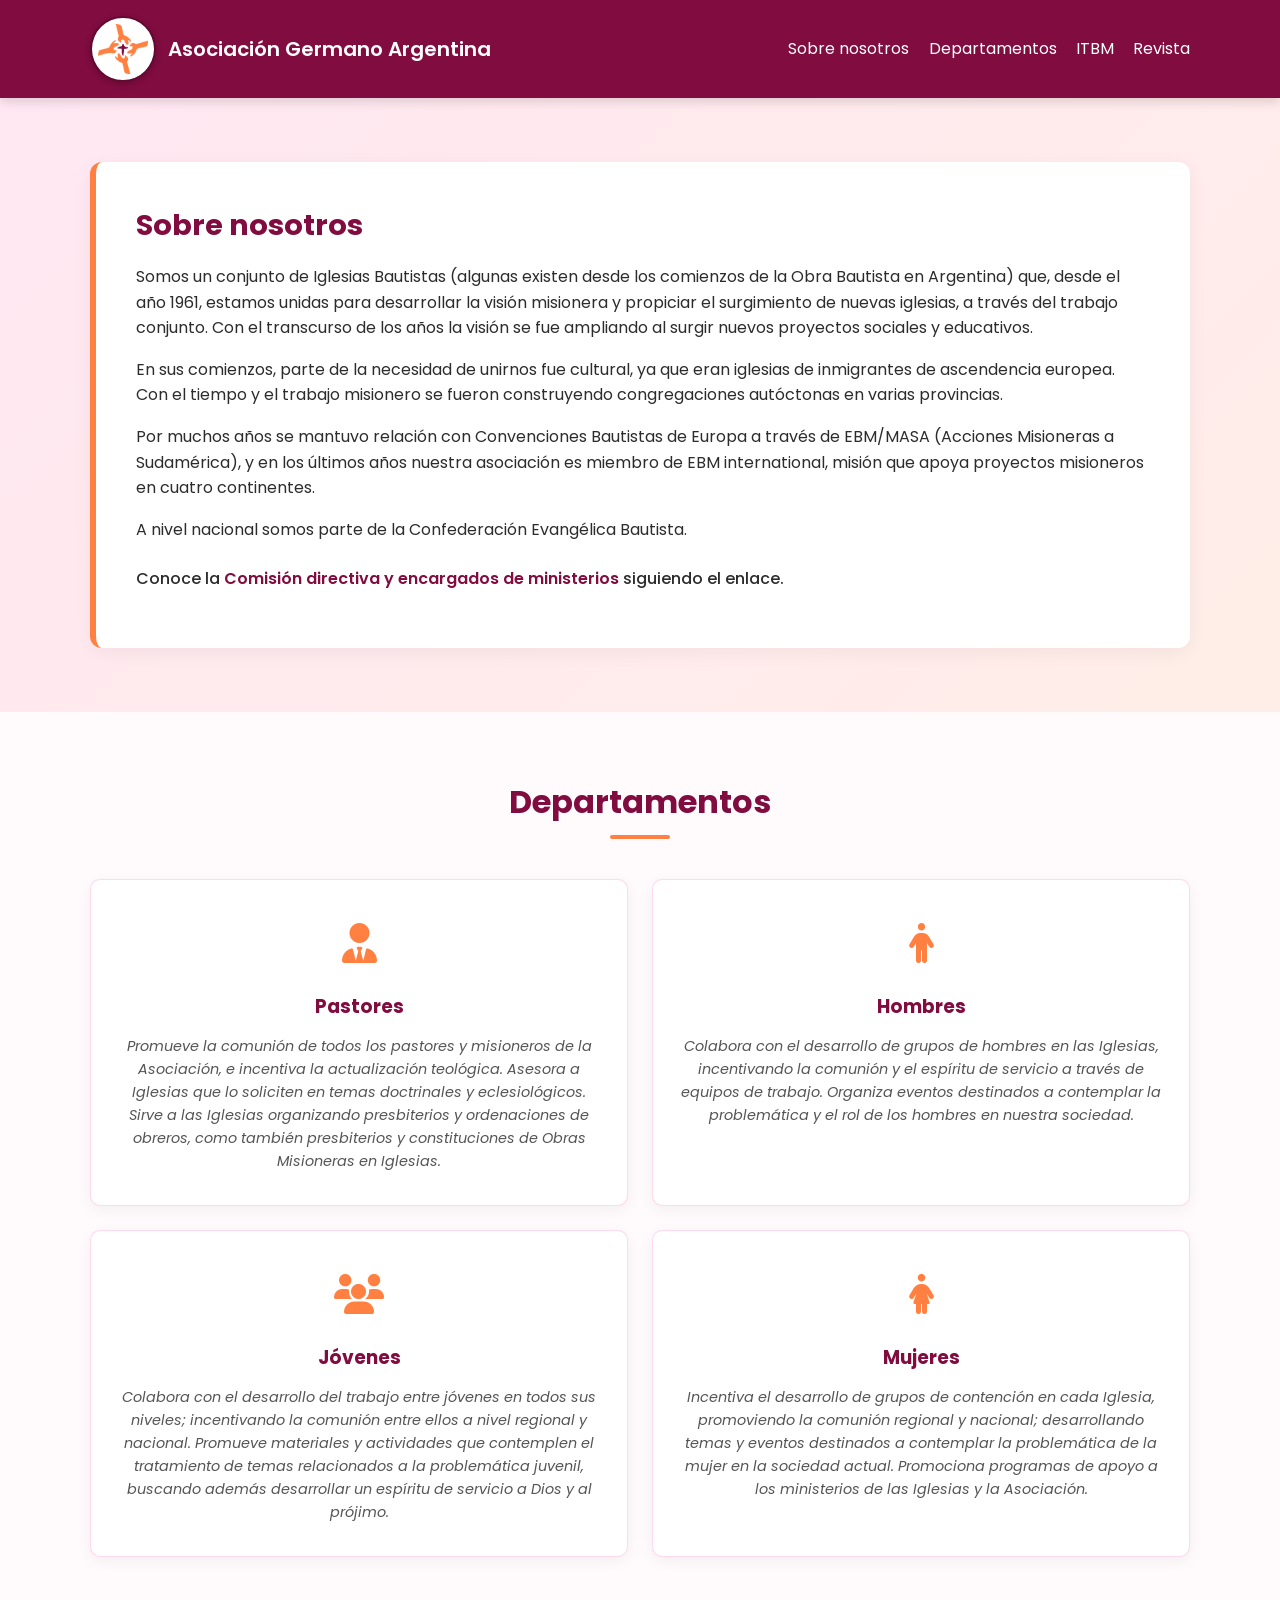
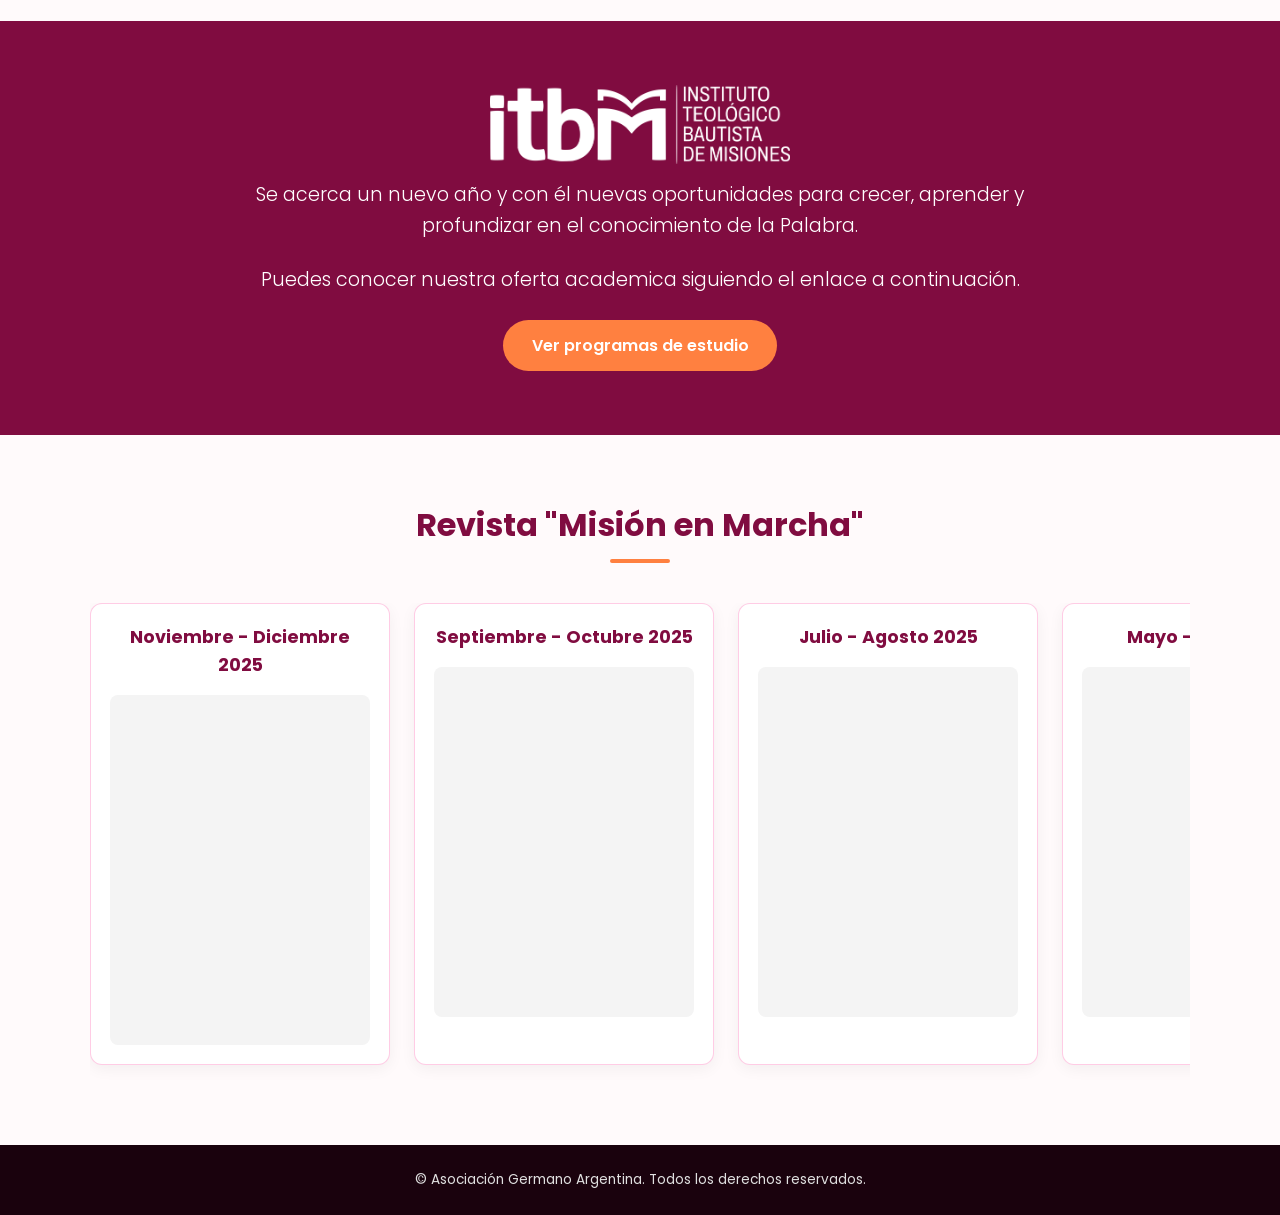
<file: index.html>
<!DOCTYPE html>
<html lang="es">
<head>
    <meta charset="UTF-8">
    <meta name="viewport" content="width=device-width, initial-scale=1.0">
    <title>Asociación Germano Argentina</title>
    <link rel="stylesheet" href="styles.css">
    <!-- Fuente moderna e íconos de Font Awesome para apoyo visual -->
    <link rel="stylesheet" href="https://cdnjs.cloudflare.com/ajax/libs/font-awesome/6.4.0/css/all.min.css">
    <link href="https://fonts.googleapis.com/css2?family=Poppins:wght@300;400;600;700&display=swap" rel="stylesheet">
</head>
<body>

    <!-- Encabezado y Navegación -->
    <header class="header">
        <div class="container header-content">
            <div class="logo-container">
            <a href="index.html" class="logo-home-link" style="display: flex; align-items: center; gap: 0.8rem; text-decoration: none; color: inherit;">
    <div style="border-color: rgb(99, 9, 49);" class="logo-wrapper">
        <img src="img/logo.png" alt="Logo Asociación Germano Argentina" class="logo-img" onerror="this.src='https://via.placeholder.com/60?text=Logo'">
    </div>
    <h1 class="site-title">Asociación Germano Argentina</h1>
            </div>
            <nav class="nav">
                <a href="#sobre-nosotros" class="nav-link">Sobre nosotros</a>
                <a href="#departamentos" class="nav-link">Departamentos</a>
                <a href="#itbm" class="nav-link">ITBM</a>
                <a href="#revista" class="nav-link">Revista</a>
            </nav>
        </div>
    </header>
        
        <!-- Sección Sobre nosotros -->
    <section id="sobre-nosotros" class="section hero-section">
        <div class="container">
            <div class="hero-card">
                <h2>Sobre nosotros</h2>
                <p>Somos un conjunto de Iglesias Bautistas (algunas existen desde los comienzos de la Obra
                Bautista en Argentina) que, desde el año 1961, estamos unidas para desarrollar la visión
                misionera y propiciar el surgimiento de nuevas iglesias, a través del trabajo conjunto. 
                Con el transcurso de los años la visión se fue ampliando al surgir nuevos proyectos sociales y educativos.</p>
                <p>En sus comienzos, parte de la necesidad de unirnos fue cultural, ya que eran iglesias de
                inmigrantes de ascendencia europea. Con el tiempo y el trabajo misionero se fueron
                construyendo congregaciones autóctonas en varias provincias.</p>
                <p>Por muchos años se mantuvo relación con Convenciones Bautistas de Europa a través de
                EBM/MASA (Acciones Misioneras a Sudamérica), y en los últimos años nuestra
                asociación es miembro de EBM international, misión que apoya proyectos misioneros en
                cuatro continentes.</p>
<p>A nivel nacional somos parte de la Confederación Evangélica Bautista.</p>
                <p class="comision-link-text">
                    Conoce la <a href="comisión.html" class="highlight-link">Comisión directiva y encargados de ministerios</a> siguiendo el enlace.
                </p>
            </div>
        </div>
    </section>

        <!-- Sección Departamentos -->
        
    <section id="departamentos" class="section">
        <div class="container">
            <h2 class="section-title">Departamentos</h2>
            <div class="dept-grid">
                
                <!-- Tarjeta Pastores -->
                <div class="dept-card">
                    <div class="dept-icon"><i class="fa-solid fa-user-tie"></i></div>
                    <h3><a href="----" class="dept-link">Pastores</a></h3>
                    <p class="placeholder-text">Promueve la comunión de todos los pastores y
                    misioneros de la Asociación, e incentiva la actualización teológica. Asesora a
                    Iglesias que lo soliciten en temas doctrinales y eclesiológicos. Sirve a las Iglesias
                    organizando presbiterios y ordenaciones de obreros, como también presbiterios y
                    constituciones de Obras Misioneras en Iglesias.</p>
                </div>

                <!-- Tarjeta Hombres -->
                <div class="dept-card">
                    <div class="dept-icon"><i class="fa-solid fa-person"></i></div>
                    <h3><a href="----" class="dept-link">Hombres</a></h3>
                    <p class="placeholder-text">Colabora con el desarrollo de grupos de hombres en
                    las Iglesias, incentivando la comunión y el espíritu de servicio a través de equipos
                    de trabajo. Organiza eventos destinados a contemplar la problemática y el rol de
                    los hombres en nuestra sociedad.</p>
                </div>

                <!-- Tarjeta Jóvenes https://linktr.ee/juvagaoficial -->
                <div class="dept-card">
                <div class="dept-icon"><i class="fa-solid fa-users"></i></div>
                <h3><a href="https://linktr.ee/juvagaoficial" class="dept-link">Jóvenes</a></h3>
                <p class="placeholder-text">Colabora con el desarrollo del trabajo entre jóvenes en
                    todos sus niveles; incentivando la comunión entre ellos a nivel regional y nacional.
                    Promueve materiales y actividades que contemplen el tratamiento de temas
                    relacionados a la problemática juvenil, buscando además desarrollar un espíritu
                    de servicio a Dios y al prójimo.</p>
            </div>

                <!-- Tarjeta Mujeres -->
                <div class="dept-card">
                    <div class="dept-icon"><i class="fa-solid fa-person-dress"></i></div>
                    <h3><a href="----" class="dept-link">Mujeres</a></h3>
                    <p class="placeholder-text">Incentiva el desarrollo de grupos de contención en
                    cada Iglesia, promoviendo la comunión regional y nacional; desarrollando temas
                    y eventos destinados a contemplar la problemática de la mujer en la sociedad
                    actual. Promociona programas de apoyo a los ministerios de las Iglesias y la Asociación.</p>
                </div>

            </div>
        </div>
    </section>


    <!-- Sección ITBM -->
   <section id="itbm" class="section itbm-section">
    <div class="container">
        <div class="info-box">
            <div class="itbm-logo-wrap">
                <img src="img/logo_itbm.png" alt="Logo ITBM - Instituto Teológico Bautista de Misiones" class="itbm-section-logo">
            </div>            
            <p class="subtitle">Se acerca un nuevo año y con él nuevas oportunidades para crecer, aprender y profundizar en el conocimiento de la Palabra.</p>
            <p class="subtitle">Puedes conocer nuestra oferta academica siguiendo el enlace a continuación.</p>
            <a href="itbm.html" class="btn btn-primary">Ver programas de estudio</a>
        </div>
    </div>
</section>

    <!-- Sección Revista -->
   
<section id="revista" class="section magazine-section">
    <div class="container">
        <h2 class="section-title">Revista "Misión en Marcha"</h2>
            <div class="magazine-row">
            
             <!-- Revista 5 -->
            <div class="magazine-card">
                <h3>Noviembre - Diciembre 2025</h3>
                <div class="iframe-container">
                    <iframe src="https://heyzine.com/flip-book/24aba7f16a.html" width="100%" height="100%" frameborder="0" allowfullscreen></iframe>
                </div>
            </div>
                
            <!-- Revista 4 -->
            <div class="magazine-card">
                <h3>Septiembre - Octubre 2025</h3>
                <div class="iframe-container">
                    <iframe src="https://heyzine.com/flip-book/f95cce5791.html" width="100%" height="100%" frameborder="0" allowfullscreen></iframe>
                </div>
            </div>
                
            <!-- Revista 3 -->
            <div class="magazine-card">
                <h3>Julio - Agosto 2025</h3>
                <div class="iframe-container">
                    <iframe src="https://heyzine.com/flip-book/43a5307ec3.html" width="100%" height="100%" frameborder="0" allowfullscreen></iframe>
                </div>
            </div>
                
            <!-- Revista 2 -->
            <div class="magazine-card">
                <h3>Mayo - Junio 2025</h3>
                <div class="iframe-container">
                    <iframe src="https://heyzine.com/flip-book/348d8cc72f.html" width="100%" height="100%" frameborder="0" allowfullscreen></iframe>
                </div>
            </div>
                
            <!-- Revista 1 -->
            <div class="magazine-card">
                <h3>Marzo - Abril 2025</h3>
                <div class="iframe-container">
                    <iframe src="https://heyzine.com/flip-book/0a701a1f33.html" width="100%" height="100%" frameborder="0" allowfullscreen></iframe>
                </div>
            </div>

        </div>
    </div>
</section>
    <!-- Pie de página -->
    <footer class="footer">
        <div class="container text-center">
            <p>&copy; Asociación Germano Argentina. Todos los derechos reservados.</p>
        </div>
    </footer>

</body>
</html>
</file>
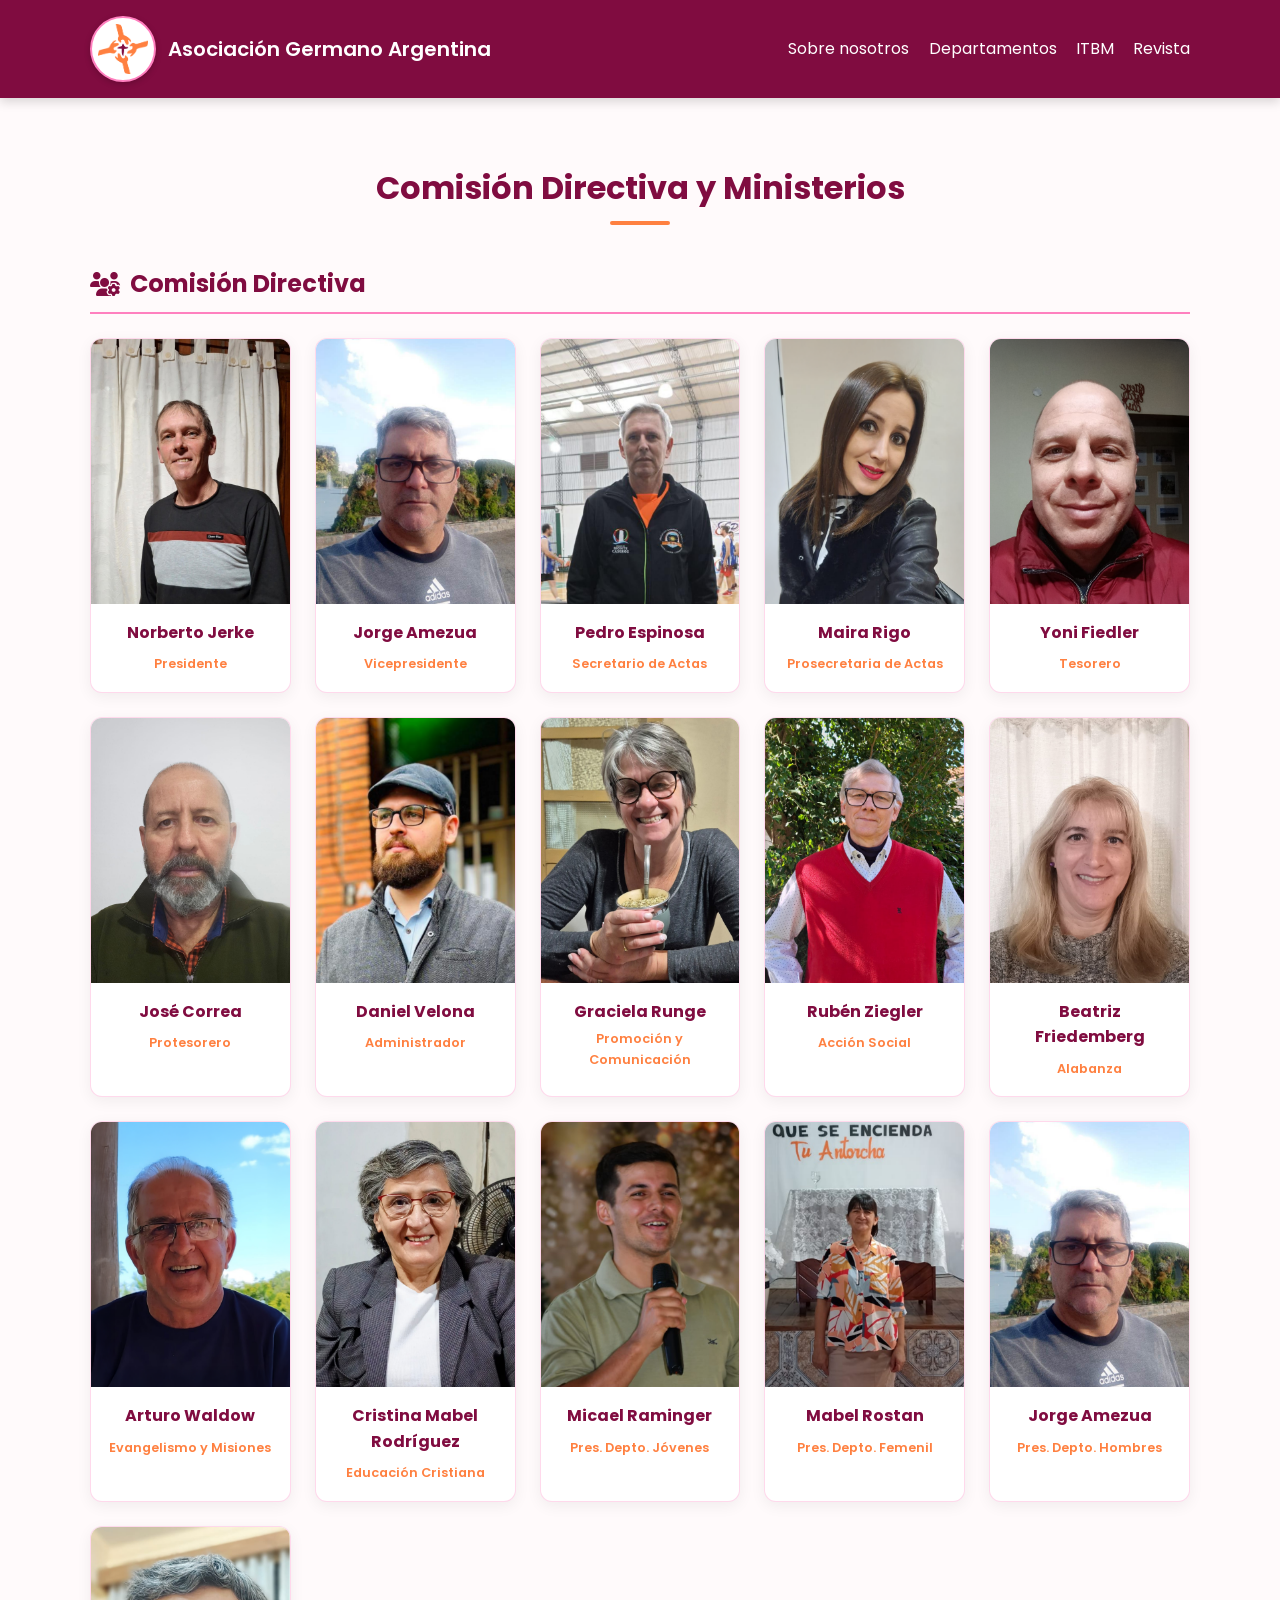
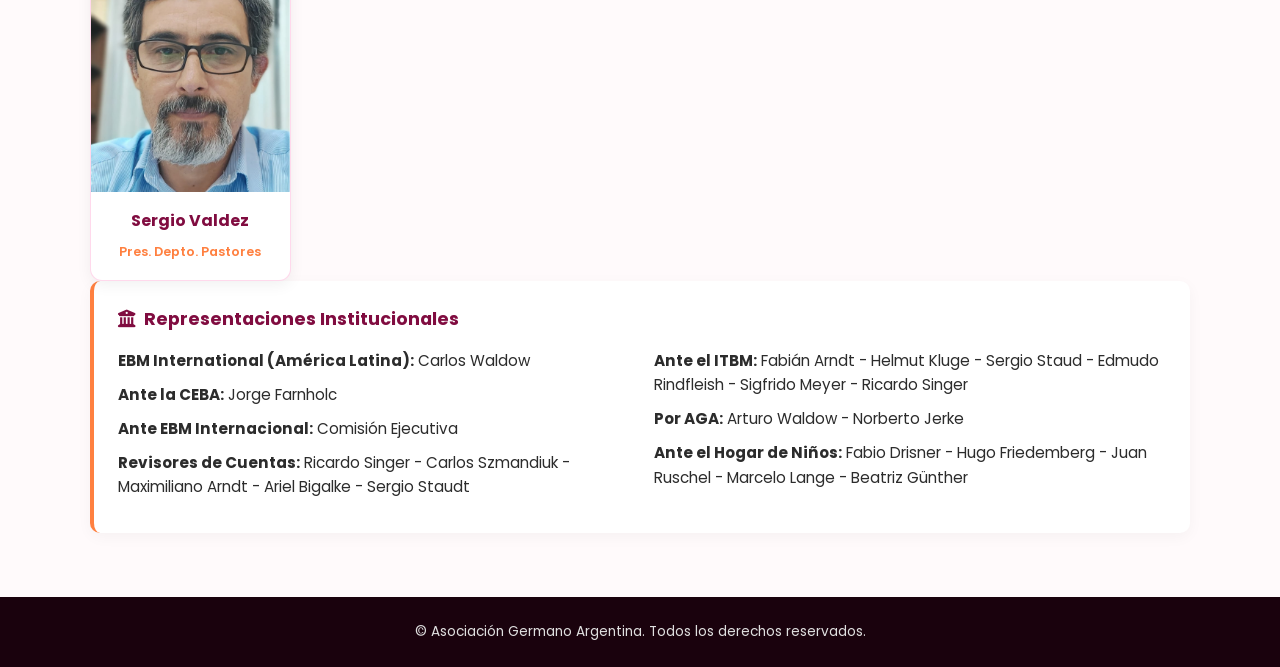
<file: comisión.html>
<!DOCTYPE html>
<html lang="es">
<head>
    <meta charset="UTF-8">
    <meta name="viewport" content="width=device-width, initial-scale=1.0">
    <title>Comisión de la Asociación - Asociación Germano Argentina</title>
    <link rel="stylesheet" href="styles.css">   
    <link rel="stylesheet" href="https://cdnjs.cloudflare.com/ajax/libs/font-awesome/6.4.0/css/all.min.css">
    <link href="https://fonts.googleapis.com/css2?family=Poppins:wght@300;400;600;700&display=swap" rel="stylesheet">
</head>
<body>

    <!-- Encabezado y Navegación (Mismo Header) -->
    <header class="header">
        <div class="container header-content">
            <div class="logo-container">
                <a href="index.html" class="logo-home-link" style="display: flex; align-items: center; gap: 0.8rem; text-decoration: none; color: inherit;">
                <div class="logo-wrapper">
                    <img src="img/logo.png" alt="Logo Asociación Germano Argentina" class="logo-img" onerror="this.src='https://via.placeholder.com/60?text=Logo'">
                </div>
                <h1 class="site-title">Asociación Germano Argentina</h1>
            </div>
            <nav class="nav">
                <a href="index.html#sobre-nosotros" class="nav-link">Sobre nosotros</a>
                <a href="index.html#departamentos" class="nav-link">Departamentos</a>
                <a href="index.html#itbm" class="nav-link">ITBM</a>
                <a href="index.html#revista" class="nav-link">Revista</a>                
            </nav>
        </div>
    </header>

    <!-- Cuerpo Principal: Comisión -->
    <main class="section">
        <div class="container">
            <h2 class="section-title">Comisión Directiva y Ministerios</h2>

            <!-- 1. SECCIÓN CON FOTOS: COMISIÓN DIRECTIVA -->
            <div class="comision-section">
                <h3 class="subsection-title"><i class="fa-solid fa-users-gear"></i> Comisión Directiva</h3>
                
                <div class="directiva-grid">
                    
                    <!-- Presidente -->
                    <div class="directiva-card">
                        <div class="member-img-container">
                            <img src="img/comision/01_Presidente_Norberto_Jerke.png" alt="Norberto Jerke" onerror="this.src='https://via.placeholder.com/200?text=Norberto+Jerke'">
                        </div>
                        <div class="member-info">
                            <h4>Norberto Jerke</h4>
                            <span class="role-badge">Presidente</span>
                        </div>
                    </div>

                    <!-- Vicepresidente -->
                    <div class="directiva-card">
                        <div class="member-img-container">
                            <img src="img/comision/02_Vicepresidente_Jorge_Amezua.png" alt="Jorge Amezua" onerror="this.src='https://via.placeholder.com/200?text=Jorge+Amezua'">
                        </div>
                        <div class="member-info">
                            <h4>Jorge Amezua</h4>
                            <span class="role-badge">Vicepresidente</span>
                        </div>
                    </div>

                    <!-- Secretario de Actas -->
                    <div class="directiva-card">
                        <div class="member-img-container">
                            <img src="img/comision/03_Secretario_de_actas_Pedro_Espinosa.png" alt="Pedro Espinosa" onerror="this.src='https://via.placeholder.com/200?text=Pedro+Espinosa'">
                        </div>
                        <div class="member-info">
                            <h4>Pedro Espinosa</h4>
                            <span class="role-badge">Secretario de Actas</span>
                        </div>
                    </div>

                    <!-- Prosecretaria de Actas -->
                    <div class="directiva-card">
                        <div class="member-img-container">
                            <img src="img/comision/03_Pro_secretaria_de_actas_Maira_Rigo.png" alt="Maira Rigo" onerror="this.src='https://via.placeholder.com/200?text=Maira+Rigo'">
                        </div>
                        <div class="member-info">
                            <h4>Maira Rigo</h4>
                            <span class="role-badge">Prosecretaria de Actas</span>
                        </div>
                    </div>

                    <!-- Tesorero -->
                    <div class="directiva-card">
                        <div class="member-img-container">
                            <img src="img/comision/04_Tesorero_Yoni_Fiedler.png" alt="Yoni Fiedler" onerror="this.src='https://via.placeholder.com/200?text=Yoni+Fiedler'">
                        </div>
                        <div class="member-info">
                            <h4>Yoni Fiedler</h4>
                            <span class="role-badge">Tesorero</span>
                        </div>
                    </div>

                    <!-- Protesorero -->
                    <div class="directiva-card">
                        <div class="member-img-container">
                            <img src="img/comision/04_pro_tesorero_Jose_Correa.png" alt="José Correa" onerror="this.src='https://via.placeholder.com/200?text=José+Correa'">
                        </div>
                        <div class="member-info">
                            <h4>José Correa</h4>
                            <span class="role-badge">Protesorero</span>
                        </div>
                    </div>

                    <!-- Administrador -->
                    <div class="directiva-card">
                        <div class="member-img-container">
                            <img src="img/comision/05_Administrador_Daniel_Velona.png" alt="Daniel Veloná" onerror="this.src='https://via.placeholder.com/200?text=Daniel+Veloná'">
                        </div>
                        <div class="member-info">
                            <h4>Daniel Velona</h4>
                            <span class="role-badge">Administrador</span>
                        </div>
                    </div>

                    <!-- Promoción y Comunicación -->
                    <div class="directiva-card">
                        <div class="member-img-container">
                            <img src="img/comision/06_Coordinadora_de_Promocion_y_Comunicacion_Graciela_Runge.png" alt="Graciela Runge" onerror="this.src='https://via.placeholder.com/200?text=Graciela+Runge'">
                        </div>
                        <div class="member-info">
                            <h4>Graciela Runge</h4>
                            <span class="role-badge">Promoción y Comunicación</span>
                        </div>
                    </div>

                    <!-- Acción Social -->
                    <div class="directiva-card">
                        <div class="member-img-container">
                            <img src="img/comision/07_Coordinador_del_Ministerio_de_Accion_Social_Ruben_Ziegler.png" alt="Rubén Ziegler" onerror="this.src='https://via.placeholder.com/200?text=Rubén+Ziegler'">
                        </div>
                        <div class="member-info">
                            <h4>Rubén Ziegler</h4>
                            <span class="role-badge">Acción Social</span>
                        </div>
                    </div>

                    <!-- Alabanza -->
                    <div class="directiva-card">
                        <div class="member-img-container">
                            <img src="img/comision/08_Coordinadora_del_ministerio_de_Alabanza_Beatriz_Friedemberg.png" alt="Beatriz Friedemberg" onerror="this.src='https://via.placeholder.com/200?text=Beatriz+Friedemberg'">
                        </div>
                        <div class="member-info">
                            <h4>Beatriz Friedemberg</h4>
                            <span class="role-badge">Alabanza</span>
                        </div>
                    </div>

                    <!-- Evangelismo y Misiones -->
                    <div class="directiva-card">
                        <div class="member-img-container">
                            <img src="img/comision/09_Coordinador_de_Evangelismo_y_Misiones_Arturo_Waldow.png" alt="Arturo Waldow" onerror="this.src='https://via.placeholder.com/200?text=Arturo+Waldow'">
                        </div>
                        <div class="member-info">
                            <h4>Arturo Waldow</h4>
                            <span class="role-badge">Evangelismo y Misiones</span>
                        </div>
                    </div>

                    <!-- Educación Cristiana -->
                    <div class="directiva-card">
                        <div class="member-img-container">
                            <img src="img/comision/10_Coordinadora_del_ministerio_de_Educacion_Cristina_Mabel_Rodriguez.png" alt="Cristina Mabel Rodríguez" onerror="this.src='https://via.placeholder.com/200?text=Cristina+Mabel+Rodríguez'">
                        </div>
                        <div class="member-info">
                            <h4>Cristina Mabel Rodríguez</h4>
                            <span class="role-badge">Educación Cristiana</span>
                        </div>
                    </div>

                    <!-- Pres. Depto. Jóvenes -->
                    <div class="directiva-card">
                        <div class="member-img-container">
                            <img src="img/comision/11_Presidente_del_departamento_juvenil_Micael_Raminger.png" alt="Micael Raminger" onerror="this.src='https://via.placeholder.com/200?text=Micael+Raminger'">
                        </div>
                        <div class="member-info">
                            <h4>Micael Raminger</h4>
                            <span class="role-badge">Pres. Depto. Jóvenes</span>
                        </div>
                    </div>

                    <!-- Pres. Depto. Femenil -->
                    <div class="directiva-card">
                        <div class="member-img-container">
                            <img src="img/comision/12_Presidente_del_departamento_Femenil_Mabel_Rostan.png" alt="Mabel Rostan" onerror="this.src='https://via.placeholder.com/200?text=Mabel+Rostan'">
                        </div>
                        <div class="member-info">
                            <h4>Mabel Rostan</h4>
                            <span class="role-badge">Pres. Depto. Femenil</span>
                        </div>
                    </div>

                    <!-- Pres. Depto. Hombres -->
                    <div class="directiva-card">
                        <div class="member-img-container">
                            <img src="img/comision/13_Presidente_del_departamento_de_hombres_Jorge_Amezua.png" alt="Jorge Amezua" onerror="this.src='https://via.placeholder.com/200?text=Jorge+Amezua'">
                        </div>
                        <div class="member-info">
                            <h4>Jorge Amezua</h4>
                            <span class="role-badge">Pres. Depto. Hombres</span>
                        </div>
                    </div>

                    <!-- Pres. Depto. Pastores -->
                    <div class="directiva-card">
                        <div class="member-img-container">
                            <img src="img/comision/14_Presidente_del_departamento_de_pastores_Sergio_Valdez.png" alt="Sergio Valdez" onerror="this.src='https://via.placeholder.com/200?text=Sergio+Valdez'">
                        </div>
                        <div class="member-info">
                            <h4>Sergio Valdez</h4>
                            <span class="role-badge">Pres. Depto. Pastores</span>
                        </div>
                    </div>

                </div>
            </div>

                    <!-- Representaciones Institucionales -->
                    <div class="info-card span-full">
                        <h4><i class="fa-solid fa-building-columns"></i> Representaciones Institucionales</h4>
                        <div class="subgrid">
                            <div>
                                <p><strong>EBM International (América Latina):</strong> Carlos Waldow</p>
                                <p><strong>Ante la CEBA:</strong> Jorge Farnholc</p>
                                <p><strong>Ante EBM Internacional:</strong> Comisión Ejecutiva</p>
                                <p><strong>Revisores de Cuentas:</strong> Ricardo Singer - Carlos Szmandiuk - Maximiliano Arndt - Ariel Bigalke - Sergio Staudt</p>
                            </div>
                            <div>
                                <p><strong>Ante el ITBM:</strong> Fabián Arndt - Helmut Kluge - Sergio Staud - Edmudo Rindfleish - Sigfrido Meyer - Ricardo Singer</p>
                                <p><strong>Por AGA:</strong> Arturo Waldow - Norberto Jerke</p>
                                <p><strong>Ante el Hogar de Niños:</strong> Fabio Drisner - Hugo Friedemberg - Juan Ruschel - Marcelo Lange - Beatriz Günther</p>
                            </div>
                        </div>
                    </div>

                </div>       
    </main>

    <!-- Pie de página (Mismo Footer) -->
    <footer class="footer">
        <div class="container text-center">
            <p>&copy; Asociación Germano Argentina. Todos los derechos reservados.</p>
        </div>
    </footer>

</body>
</html>
</file>
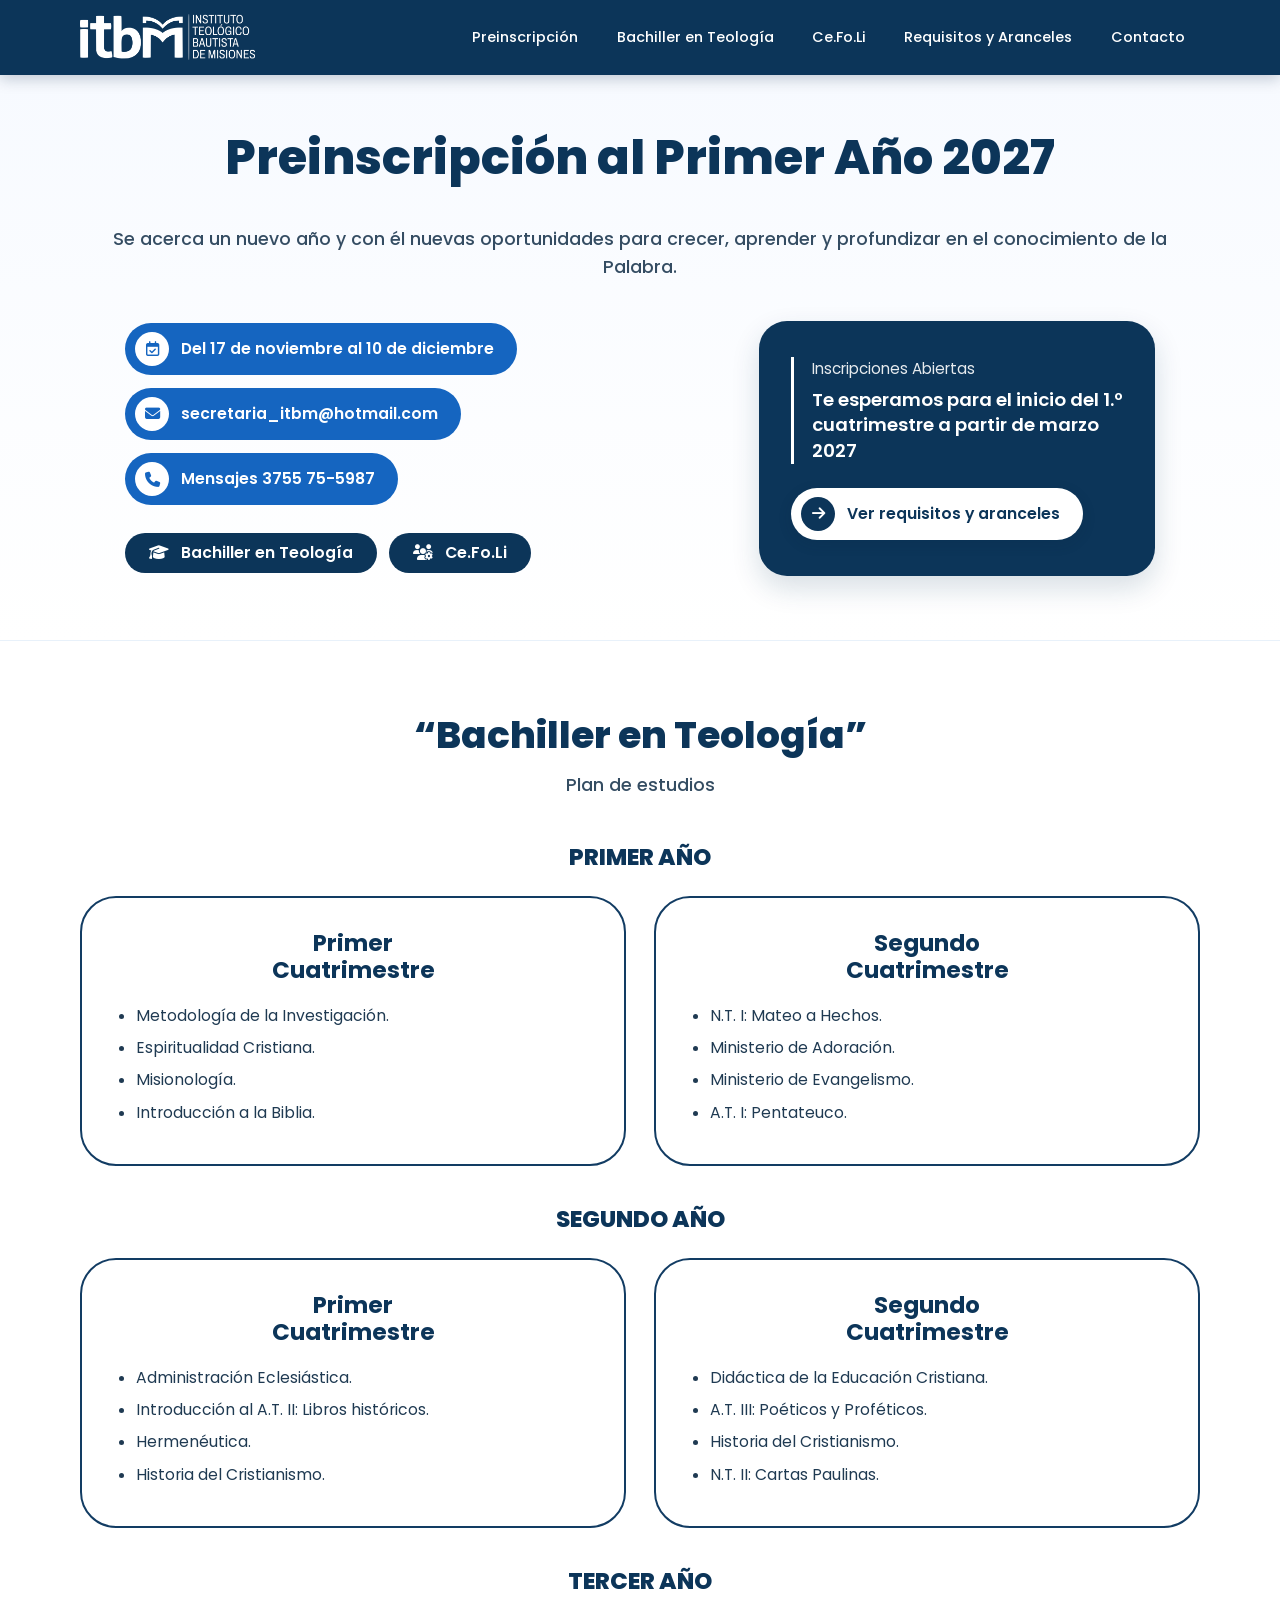
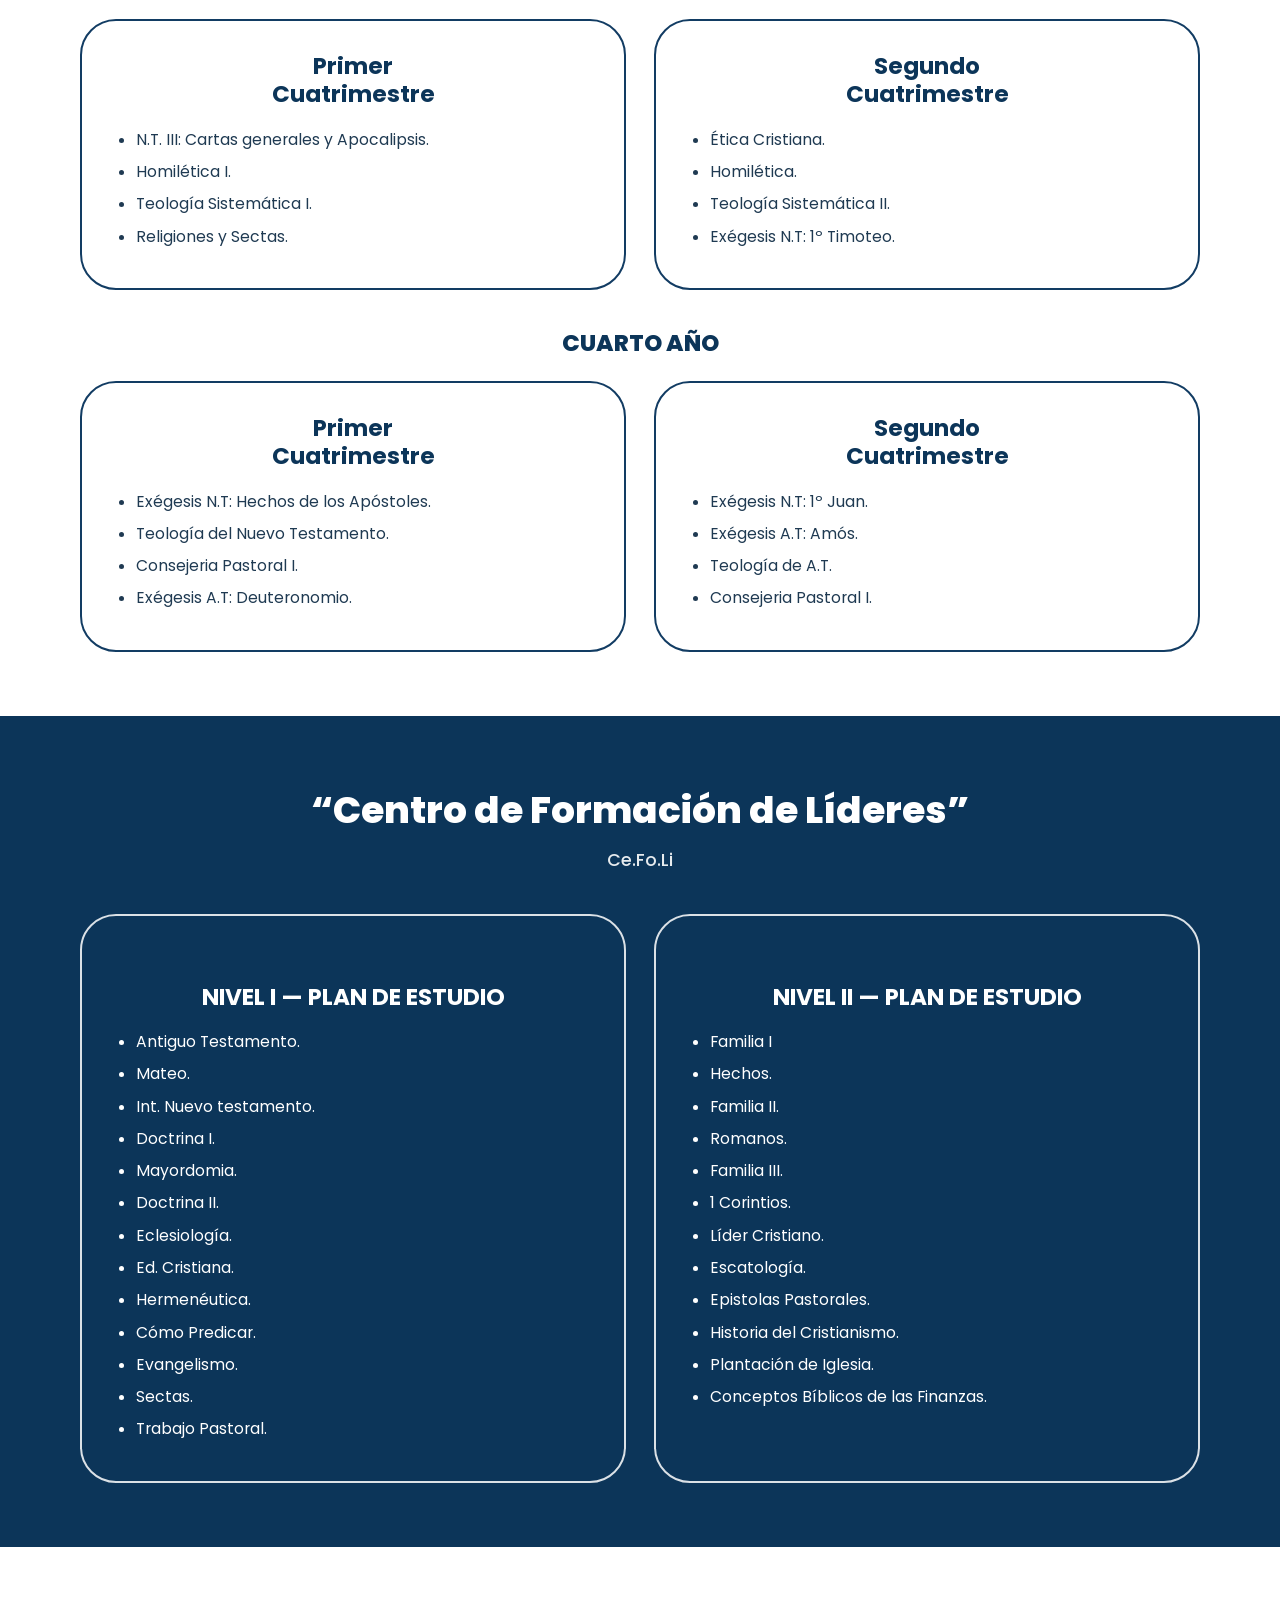
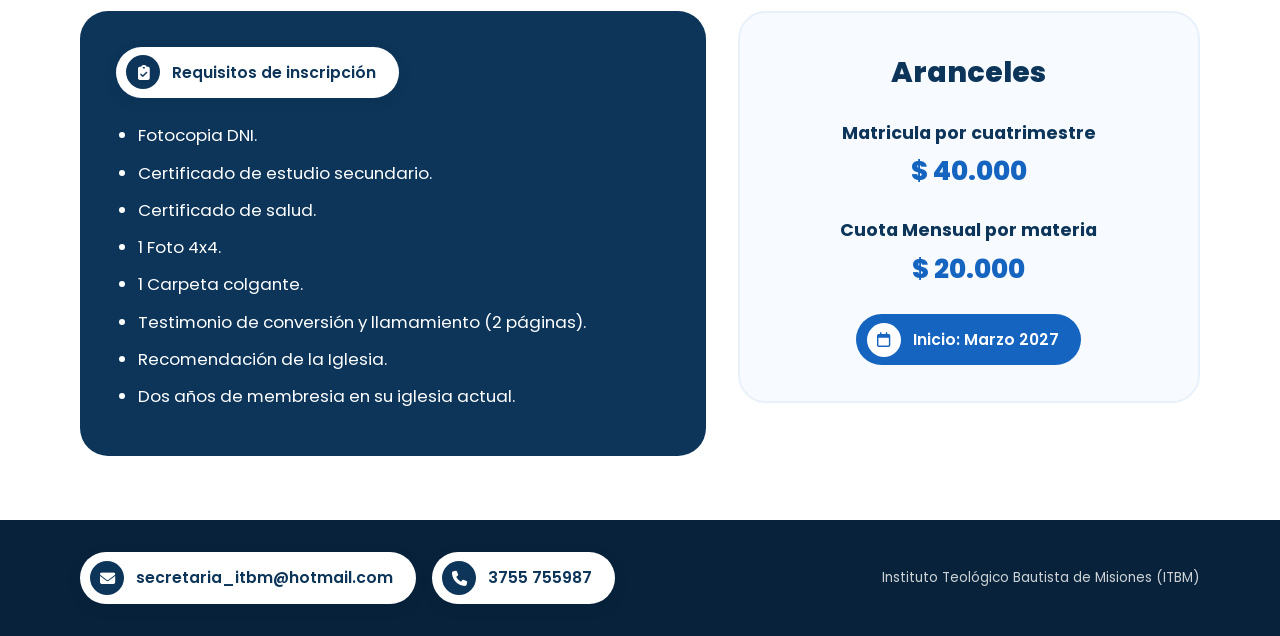
<file: itbm.html>
<!DOCTYPE html>
<html lang="es">
<head>
    <meta charset="UTF-8">
    <meta name="viewport" content="width=device-width, initial-scale=1.0">
    <title>ITBM - Instituto Teológico Bautista de Misiones</title>
    <link rel="preconnect" href="https://fonts.googleapis.com">
    <link rel="preconnect" href="https://fonts.gstatic.com" crossorigin>
    <link href="https://fonts.googleapis.com/css2?family=Poppins:wght@400;500;600;700;800&display=swap" rel="stylesheet">
    <link rel="stylesheet" href="https://cdnjs.cloudflare.com/ajax/libs/font-awesome/6.5.1/css/all.min.css">
    <link rel="stylesheet" href="css/itbm.css">
</head>
<body>

    <!-- Encabezado -->
    <header class="itbm-header">
        <div class="itbm-container itbm-header-inner">
           <a href="#inicio" class="itbm-brand">
            <img src="img/logo_itbm.png" alt="Logo ITBM - Instituto Teológico Bautista de Misiones" class="itbm-logo-img">
            </a>

            <nav class="itbm-nav" aria-label="Navegación ITBM">
                <a href="#inicio">Preinscripción</a>
                <a href="#bachiller">Bachiller en Teología</a>
                <a href="#cefoli">Ce.Fo.Li</a>
                <a href="#requisitos">Requisitos y Aranceles</a>
                <a href="#contacto">Contacto</a>
            </nav>
        </div>
    </header>

    <!-- Preinscripción 2027 -->
    <section id="inicio" class="itbm-hero">
        <div class="itbm-section-header" >
        <h1>Preinscripción al Primer Año 2027</h1>
        </div>
        <div class="itbm-container">
            <div class="itbm-section-header">
                    <p>Se acerca un nuevo año y con él nuevas oportunidades para crecer, aprender y profundizar en el conocimiento de la Palabra.
                </p>
            </div>
        <div class="itbm-container itbm-hero-grid">
            <div>
                <div class="itbm-pills-stack">
                    <span class="pill pill-blue">
                        <span class="pill-icon"><i class="fa-regular fa-calendar-check"></i></span>
                        Del 17 de noviembre al 10 de diciembre
                    </span>

                    <a href="mailto:secretaria_itbm@hotmail.com" class="pill pill-blue">
                        <span class="pill-icon"><i class="fa-solid fa-envelope"></i></span>
                        secretaria_itbm@hotmail.com
                    </a>

                    <a href="https://wa.me/5493755755987" target="_blank" rel="noopener noreferrer" class="pill pill-blue">
                        <span class="pill-icon"><i class="fa-solid fa-phone"></i></span>
                        Mensajes 3755 75-5987
                    </a>
                </div>

                <div class="itbm-programs-pills">
                    <a href="#bachiller" class="pill pill-navy">
                        <i class="fa-solid fa-graduation-cap"></i>
                        Bachiller en Teología
                    </a>
                    <a href="#cefoli" class="pill pill-navy">
                        <i class="fa-solid fa-users-gear"></i>
                        Ce.Fo.Li
                    </a>
                </div>
            </div>

            <aside class="itbm-hero-banner">
                <div class="itbm-banner-quote">
                    <span>Inscripciones Abiertas</span>
                    <p>Te esperamos para el inicio del 1.º cuatrimestre a partir de marzo 2027</p>
                </div>
                <a href="#requisitos" class="pill pill-light">
                    <span class="pill-icon"><i class="fa-solid fa-arrow-right"></i></span>
                    Ver requisitos y aranceles
                </a>
            </aside>
        </div>
    </section>

    <!-- Plan de Estudios: Bachiller en Teología -->
    <section id="bachiller" class="itbm-section">
        <div class="itbm-container">
            <div class="itbm-section-header">
                <h2>“Bachiller en Teología”</h2>
                <p>Plan de estudios</p>
            </div>

            <!-- Primer Año -->
            <h3 class="itbm-year-heading">Primer Año</h3>
            <div class="itbm-cards-grid">
                <article class="itbm-plan-card">
                    <h3>Primer<br>Cuatrimestre</h3>
                    <ul class="itbm-plan-list">
                        <li>Metodología de la Investigación.</li>
                        <li>Espiritualidad Cristiana.</li>
                        <li>Misionología.</li>
                        <li>Introducción a la Biblia.</li>
                    </ul>
                </article>

                <article class="itbm-plan-card">
                    <h3>Segundo<br>Cuatrimestre</h3>
                    <ul class="itbm-plan-list">
                        <li>N.T. I: Mateo a Hechos.</li>
                        <li>Ministerio de Adoración.</li>
                        <li>Ministerio de Evangelismo.</li>
                        <li>A.T. I: Pentateuco.</li>
                    </ul>
                </article>
            </div>

            <!-- Segundo Año -->
            <h3 class="itbm-year-heading">Segundo Año</h3>
            <div class="itbm-cards-grid">
                <article class="itbm-plan-card">
                    <h3>Primer<br>Cuatrimestre</h3>
                    <ul class="itbm-plan-list">
                        <li>Administración Eclesiástica.</li>
                        <li>Introducción al A.T. II: Libros históricos.</li>
                        <li>Hermenéutica.</li>
                        <li>Historia del Cristianismo.</li>
                    </ul>
                </article>

                <article class="itbm-plan-card">
                    <h3>Segundo<br>Cuatrimestre</h3>
                    <ul class="itbm-plan-list">
                        <li>Didáctica de la Educación Cristiana.</li>
                        <li>A.T. III: Poéticos y Proféticos.</li>
                        <li>Historia del Cristianismo.</li>
                        <li>N.T. II: Cartas Paulinas.</li>
                    </ul>
                </article>
            </div>

            <!-- Tercer Año -->
            <h3 class="itbm-year-heading">Tercer Año</h3>
            <div class="itbm-cards-grid">
                <article class="itbm-plan-card">
                    <h3>Primer<br>Cuatrimestre</h3>
                    <ul class="itbm-plan-list">
                        <li>N.T. III: Cartas generales y Apocalipsis.</li>
                        <li>Homilética I.</li>
                        <li>Teología Sistemática I.</li>
                        <li>Religiones y Sectas.</li>
                    </ul>
                </article>

                <article class="itbm-plan-card">
                    <h3>Segundo<br>Cuatrimestre</h3>
                    <ul class="itbm-plan-list">
                        <li>Ética Cristiana.</li>
                        <li>Homilética.</li>
                        <li>Teología Sistemática II.</li>
                        <li>Exégesis N.T: 1º Timoteo.</li>
                    </ul>
                </article>
            </div>

            <!-- Cuarto Año -->
            <h3 class="itbm-year-heading">Cuarto Año</h3>
            <div class="itbm-cards-grid">
                <article class="itbm-plan-card">
                    <h3>Primer<br>Cuatrimestre</h3>
                    <ul class="itbm-plan-list">
                        <li>Exégesis N.T: Hechos de los Apóstoles.</li>
                        <li>Teología del Nuevo Testamento.</li>
                        <li>Consejeria Pastoral I.</li>
                        <li>Exégesis A.T: Deuteronomio.</li>
                    </ul>
                </article>

                <article class="itbm-plan-card">
                    <h3>Segundo<br>Cuatrimestre</h3>
                    <ul class="itbm-plan-list">
                        <li>Exégesis N.T: 1º Juan.</li>
                        <li>Exégesis A.T: Amós.</li>
                        <li>Teología de A.T.</li>
                        <li>Consejeria Pastoral I.</li>
                    </ul>
                </article>
            </div>
        </div>
    </section>

    <!-- Plan de Estudios: Ce.Fo.Li -->
    <section id="cefoli" class="itbm-section itbm-section-navy">
        <div class="itbm-container">
            <div class="itbm-section-header">
                <h2>“Centro de Formación de Líderes”</h2>
                <p>Ce.Fo.Li</p>
            </div>

            <div class="itbm-cards-grid">
                <article class="itbm-plan-card">
                    <h3 class="itbm-year-heading">Nivel I — Plan de estudio</h3>
                    <ul class="itbm-plan-list">
                        <li>Antiguo Testamento.</li>
                        <li>Mateo.</li>
                        <li>Int. Nuevo testamento.</li>
                        <li>Doctrina I.</li>
                        <li>Mayordomia.</li>
                        <li>Doctrina II.</li>
                        <li>Eclesiología.</li>
                        <li>Ed. Cristiana.</li>
                        <li>Hermenéutica.</li>
                        <li>Cómo Predicar.</li>
                        <li>Evangelismo.</li>
                        <li>Sectas.</li>
                        <li>Trabajo Pastoral.</li>
                    </ul>
                </article>

                <article class="itbm-plan-card">
                    <h3 class="itbm-year-heading">Nivel II — Plan de estudio</h3>
                    <ul class="itbm-plan-list">
                        <li>Familia I</li>
                        <li>Hechos.</li>
                        <li>Familia II.</li>
                        <li>Romanos.</li>
                        <li>Familia III.</li>
                        <li>1 Corintios.</li>
                        <li>Líder Cristiano.</li>
                        <li>Escatología.</li>
                        <li>Epistolas Pastorales.</li>
                        <li>Historia del Cristianismo.</li>
                        <li>Plantación de Iglesia.</li>
                        <li>Conceptos Bíblicos de las Finanzas.</li>
                    </ul>
                </article>
            </div>
        </div>
    </section>

    <!-- Requisitos y Aranceles -->
    <section id="requisitos" class="itbm-section">
        <div class="itbm-container itbm-info-grid">
            <div class="itbm-req-box">
                <div class="itbm-req-title-row">
                    <span class="pill pill-light">
                        <span class="pill-icon"><i class="fa-solid fa-clipboard-check"></i></span>
                        Requisitos de inscripción
                    </span>
                </div>

                <ul>
                    <li>Fotocopia DNI.</li>
                    <li>Certificado de estudio secundario.</li>
                    <li>Certificado de salud.</li>
                    <li>1 Foto 4x4.</li>
                    <li>1 Carpeta colgante.</li>
                    <li>Testimonio de conversión y llamamiento (2 páginas).</li>
                    <li>Recomendación de la Iglesia.</li>
                    <li>Dos años de membresia en su iglesia actual.</li>
                </ul>
            </div>

            <aside class="itbm-aranceles-card">
                <h2>Aranceles</h2>

                <div class="itbm-arancel-item">
                    <span>Matricula por cuatrimestre</span>
                    <div class="itbm-arancel-price">$ 40.000</div>
                </div>

                <div class="itbm-arancel-item">
                    <span>Cuota Mensual por materia</span>
                    <div class="itbm-arancel-price">$ 20.000</div>
                </div>

                <span class="pill pill-blue">
                    <span class="pill-icon"><i class="fa-regular fa-calendar"></i></span>
                    Inicio: Marzo 2027
                </span>
            </aside>
        </div>
    </section>

    <!-- Pie de Página -->
    <footer id="contacto" class="itbm-footer">
        <div class="itbm-container itbm-footer-inner">
            <div class="itbm-contact-pills">
                <a href="mailto:secretaria_itbm@hotmail.com" class="pill pill-light">
                    <span class="pill-icon"><i class="fa-solid fa-envelope"></i></span>
                    secretaria_itbm@hotmail.com
                </a>

                <a href="https://wa.me/5493755755987" target="_blank" rel="noopener noreferrer" class="pill pill-light">
                    <span class="pill-icon"><i class="fa-solid fa-phone"></i></span>
                    3755 755987
                </a>
            </div>

            <p class="itbm-footer-copy">
                Instituto Teológico Bautista de Misiones (ITBM)
            </p>
        </div>
    </footer>

</body>
</html>
</file>
<file: styles.css>
/* Variables de la paleta de colores solicitada */
:root {
    --primary-orange: #ff8040;
    --primary-burgundy: #800c40;
    --primary-pink: #ff80bf;
    --bg-light: #fffafb;
    --text-dark: #2c2c2c;
    --text-muted: #555555;
    --white: #ffffff;
}

/* Reset básico */
* {
    margin: 0;
    padding: 0;
    box-sizing: border-box;
}

body {
    font-family: 'Poppins', sans-serif;
    color: var(--text-dark);
    background-color: var(--bg-light);
    line-height: 1.6;
}

html {
    scroll-behavior: smooth;
}

.container {
    width: 90%;
    max-width: 1100px;
    margin: 0 auto;
}

/* Header & Navegación */
.header {
    background-color: var(--primary-burgundy);
    color: var(--white);
    padding: 1rem 0;
    /* Eliminamos position: sticky y top: 0 para que ruede junto con la página */
    z-index: 1000;
    box-shadow: 0 4px 10px rgba(0,0,0,0.15);
}

.header-content {
    display: flex;
    justify-content: space-between;
    align-items: center;
    flex-wrap: wrap;
    gap: 1rem;
}

.logo-container {
    display: flex;
    align-items: center;
    gap: 1rem;
}

.logo-img {
    height: 50px;
    width: auto;
    object-fit: contain;
}
.logo-wrapper {
    background-color: var(--white);
    padding: 6px;
    border-radius: 50%; /* Le da forma circular al fondo del logo */
    display: flex;
    align-items: center;
    justify-content: center;
    box-shadow: 0 2px 6px rgba(0, 0, 0, 0.2);
    border: 2px solid var(--primary-pink); /* Borde fino para integrarlo con la paleta */
}

.itbm-logo-pill {
    background-color: var(--itbm-white);
    padding: 6px 10px;
    border-radius: 999px;
    display: inline-flex;
    align-items: center;
    justify-content: center;
    box-shadow: 0 2px 8px rgba(0, 0, 0, 0.18);
}

.itbm-logo-img {
    height: 46px;
    width: auto;
    max-width: 220px;
    object-fit: contain;
    display: block;
}

.site-title {
    font-size: 1.25rem;
    font-weight: 600;
}

.nav {
    display: flex;
    gap: 1.2rem;
}

.nav-link {
    color: var(--white);
    text-decoration: none;
    font-weight: 400;
    transition: color 0.3s ease;
}

.nav-link:hover {
    color: var(--primary-pink);
}

/* Secciones Generales */
.section {
    padding: 4rem 0;
}

.section-title {
    text-align: center;
    font-size: 2rem;
    color: var(--primary-burgundy);
    margin-bottom: 2.5rem;
    position: relative;
}

.section-title::after {
    content: '';
    display: block;
    width: 60px;
    height: 4px;
    background-color: var(--primary-orange);
    margin: 0.5rem auto 0;
    border-radius: 2px;
}

/* Sección Sobre Nosotros */
.hero-section {
    background: linear-gradient(135deg, rgba(255, 128, 191, 0.15) 0%, rgba(255, 128, 64, 0.1) 100%);
}

.hero-card {
    background-color: var(--white);
    padding: 2.5rem;
    border-radius: 12px;
    border-left: 6px solid var(--primary-orange);
    box-shadow: 0 5px 20px rgba(0, 0, 0, 0.05);
}

.hero-card h2 {
    color: var(--primary-burgundy);
    margin-bottom: 1rem;
    font-size: 1.8rem;
}

.hero-card p {
    margin-bottom: 1rem;
    color: var(--text-dark);
}

.comision-link-text {
    margin-top: 1.5rem;
    font-weight: 500;
}

.comision-link-text .highlight-link {
    color: var(--primary-burgundy);
    text-decoration: solid;
    font-weight: 600;
    transition: color 0.3s ease;
}

.comision-link-text .highlight-link:hover {
    color: var(--primary-orange);
}

/* Sección Departamentos */
.dept-grid {
    display: grid;
    grid-template-columns: repeat(2, 1fr);
    gap: 1.5rem;
}

.dept-card {
    background-color: var(--white);
    padding: 2rem 1.5rem;
    border-radius: 10px;
    text-align: center;
    box-shadow: 0 4px 15px rgba(0, 0, 0, 0.05);
    border: 1px solid rgba(255, 128, 191, 0.3);
    transition: transform 0.3s ease, box-shadow 0.3s ease;
}

.dept-card:hover {
    transform: translateY(-5px);
    box-shadow: 0 8px 25px rgba(128, 12, 64, 0.12);
}

.dept-icon {
    font-size: 2.5rem;
    color: var(--primary-orange);
    margin-bottom: 1rem;
}

.dept-card h3 {
    color: var(--primary-burgundy);
    margin-bottom: 0.8rem;
}

.placeholder-text {
    font-size: 0.9rem;
    color: var(--text-muted);
    font-style: italic;
}

/* Estilo para los enlaces en los títulos de los departamentos */
.dept-link {
    color: inherit;            /* Mantiene el color borgoña del título h3 */
    text-decoration: none;     /* Elimina el subrayado por defecto */
    transition: color 0.3s ease;
}

.dept-link:hover {
    color: var(--primary-orange); /* Cambia al color naranja al pasar el cursor para dar interactividad */
}

/* Sección ITBM */
.itbm-section {
    background-color: var(--primary-burgundy);
    color: var(--white);
}

.info-box {
    text-align: center;
    max-width: 800px;
    margin: 0 auto;
}

.itbm-section h2 {
    font-size: 2.2rem;
    color: var(--primary-pink);
}

.subtitle {
    display: block;
    font-size: 1.2rem;
    font-weight: 300;
    margin-bottom: 1.5rem;
}

.itbm-section .placeholder-text {
    color: #ffd6e8;
    margin-bottom: 2rem;
}

/* Botones */
.btn {
    display: inline-block;
    padding: 0.8rem 1.8rem;
    border-radius: 30px;
    text-decoration: none;
    font-weight: 600;
    transition: background-color 0.3s ease, transform 0.2s ease;
}

.btn-primary {
    background-color: var(--primary-orange);
    color: var(--white);
}

.btn-primary:hover {
    background-color: #e66f33;
    transform: scale(1.03);
}

.btn-accent {
    background-color: var(--primary-burgundy);
    color: var(--white);
}

.btn-accent:hover {
    background-color: #630931;
    transform: scale(1.03);
}

/* Sección Revista */
/* Estilos para la Estantería Digital de Revistas */
.magazine-intro {
    text-align: center;
    color: var(--text-muted);
    margin-bottom: 2rem;
}
/* Estilos para la Estantería Digital en Fila Única */
.magazine-intro {
    text-align: center;
    color: var(--text-muted);
    margin-bottom: 2rem;
}

/* Fila horizontal con scroll deslizante */
.magazine-row {
    display: flex;
    gap: 1.5rem;
    overflow-x: auto;
    padding-bottom: 1rem;
    scroll-snap-type: x mandatory;
}

/* Estilo personalizado para la barra de desplazamiento (opcional y estético) */
.magazine-row::-webkit-scrollbar {
    height: 8px;
}

.magazine-row::-webkit-scrollbar-track {
    background: rgba(255, 128, 191, 0.15);
    border-radius: 4px;
}

.magazine-row::-webkit-scrollbar-thumb {
    background: var(--primary-pink);
    border-radius: 4px;
}

.magazine-row::-webkit-scrollbar-thumb:hover {
    background: var(--primary-orange);
}

.magazine-card {
    flex: 0 0 300px; /* Ancho fijo para cada revista en la fila */
    scroll-snap-align: start;
    background-color: var(--white);
    padding: 1.2rem;
    border-radius: 12px;
    border: 1px solid rgba(255, 128, 191, 0.4);
    box-shadow: 0 4px 15px rgba(0, 0, 0, 0.05);
    text-align: center;
    transition: transform 0.3s ease, box-shadow 0.3s ease;
}

.magazine-card:hover {
    transform: translateY(-5px);
    box-shadow: 0 8px 25px rgba(128, 12, 64, 0.12);
}

.magazine-card h3 {
    color: var(--primary-burgundy);
    margin-bottom: 1rem;
    font-size: 1.1rem;
}

/* Contenedor responsivo para el visor de Heyzine */
.iframe-container {
    position: relative;
    width: 100%;
    height: 350px;
    border-radius: 8px;
    overflow: hidden;
    background-color: #f4f4f4;
}

.iframe-container iframe {
    width: 100%;
    height: 100%;
    border: none;
}

.iframe-container iframe {
    width: 100%;
    height: 100%;
    border: none;
}

/* Footer */
.footer {
    background-color: #1a020d;
    color: #e0e0e0;
    padding: 1.5rem 0;
    font-size: 0.85rem;
}

.text-center {
    text-align: center;
}

/* Responsivo para móviles */
@media (max-width: 768px) {
    .itbm-logo-img {
        height: 38px;
        max-width: 170px;
    }

    .header-content {
        flex-direction: column;
        text-align: center;
    }
    
    .nav {
        flex-wrap: wrap;
        justify-content: center;
    }
    
    .dept-grid {
        grid-template-columns: 1fr;
    }
}
/* Estilos específicos para la sección Comisión */
.subsection-title {
    color: var(--primary-burgundy);
    font-size: 1.5rem;
    margin-bottom: 1.5rem;
    display: flex;
    align-items: center;
    gap: 0.6rem;
    border-bottom: 2px solid var(--primary-pink);
    padding-bottom: 0.5rem;
}

/* Grilla para fotos de la Comisión Directiva */
.directiva-grid {
    display: grid;
    grid-template-columns: repeat(auto-fill, minmax(200px, 1fr));
    gap: 1.5rem;
}

.directiva-card {
    background-color: var(--white);
    border-radius: 12px;
    overflow: hidden;
    box-shadow: 0 4px 15px rgba(0, 0, 0, 0.06);
    border: 1px solid rgba(255, 128, 191, 0.3);
    text-align: center;
    transition: transform 0.3s ease, box-shadow 0.3s ease;
}

.directiva-card:hover {
    transform: translateY(-5px);
    box-shadow: 0 8px 25px rgba(128, 12, 64, 0.12);
}

.member-img-container {
    width: 100%;
    aspect-ratio: 3 / 4; /* Fuerza la proporción exactas de 1192x1589 */
    overflow: hidden;
    background-color: #f8f8f8;
}

.member-img-container img {
    width: 100%;
    height: 100%;
    object-fit: cover;
    object-position: center top;
}

.member-info {
    padding: 1rem 0.8rem;
}

.member-info h4 {
    color: var(--primary-burgundy);
    font-size: 1rem;
    margin-bottom: 0.3rem;
}

.role-badge {
    display: inline-block;
    font-size: 0.8rem;
    color: var(--primary-orange);
    font-weight: 600;
}

/* Grilla para las listas de texto */
.margin-top-lg {
    margin-top: 3.5rem;
}

.listas-grid {
    display: grid;
    grid-template-columns: repeat(auto-fit, minmax(300px, 1fr));
    gap: 1.5rem;
}

.info-card {
    background-color: var(--white);
    padding: 1.5rem;
    border-radius: 10px;
    border-left: 4px solid var(--primary-orange);
    box-shadow: 0 4px 15px rgba(0, 0, 0, 0.04);
}

.info-card h4 {
    color: var(--primary-burgundy);
    margin-bottom: 1rem;
    font-size: 1.1rem;
    display: flex;
    align-items: center;
    gap: 0.5rem;
}

.info-card ul {
    list-style: none;
    padding: 0;
}

.info-card li {
    margin-bottom: 0.6rem;
    font-size: 0.95rem;
}

.itbm-logo-wrap {
    display: flex;
    justify-content: center;
    align-items: center;
    margin-bottom: 1rem;
}

.itbm-section-logo {
    max-width: 300px; 
    width: auto;
    height: auto;
    max-height: 110px;
    object-fit: contain;
    display: block;
}

@media (max-width: 768px) {
    .itbm-section-logo {
        max-width: 85px;
        max-height: 85px;
    }
}

.span-full {
    grid-column: 1 / -1;
}

.subgrid {
    display: grid;
    grid-template-columns: repeat(auto-fit, minmax(280px, 1fr));
    gap: 1.5rem;
}

.subgrid p {
    margin-bottom: 0.6rem;
    font-size: 0.95rem;
}
</file>
<file: css/itbm.css>
/* ==========================================================================
   Estilos para ITBM - Instituto Teológico Bautista de Misiones
   Paleta extraída de las piezas gráficas oficiales + Efecto Pastilla (Pill)
   ========================================================================== */

:root {
    --itbm-navy: #0c3559;
    --itbm-navy-dark: #07223a;
    --itbm-blue: #1565c0;
    --itbm-blue-hover: #0d47a1;
    --itbm-sky: #e8f1fa;
    --itbm-bg: #ffffff;
    --itbm-surface: #f7faff;
    --itbm-border: #123c63;
    --itbm-text: #0c3559;
    --itbm-text-body: #1f3a52;
    --itbm-white: #ffffff;
}

* {
    margin: 0;
    padding: 0;
    box-sizing: border-box;
}

html {
    scroll-behavior: smooth;
}

body {
    font-family: 'Poppins', sans-serif;
    background-color: var(--itbm-bg);
    color: var(--itbm-text-body);
    line-height: 1.6;
}

.itbm-container {
    width: 92%;
    max-width: 1120px;
    margin: 0 auto;
}

/* --------------------------------------------------------------------------
   Efecto Pastilla (Pill Badges & Pill Buttons)
   -------------------------------------------------------------------------- */
.pill {
    display: inline-flex;
    align-items: center;
    gap: 0.75rem;
    padding: 0.55rem 1.4rem 0.55rem 0.65rem;
    border-radius: 999px;
    font-weight: 600;
    font-size: 0.98rem;
    line-height: 1.25;
    text-decoration: none;
    transition: transform 0.2s ease, box-shadow 0.2s ease, background-color 0.2s ease;
}

.pill:hover {
    transform: translateY(-2px);
    box-shadow: 0 6px 16px rgba(12, 53, 89, 0.2);
}

.pill-icon {
    display: inline-flex;
    align-items: center;
    justify-content: center;
    width: 34px;
    height: 34px;
    border-radius: 50%;
    flex-shrink: 0;
    font-size: 0.95rem;
}

/* Variantes de pastilla según las imágenes */
.pill-blue {
    background-color: var(--itbm-blue);
    color: var(--itbm-white);
}

.pill-blue .pill-icon {
    background-color: var(--itbm-white);
    color: var(--itbm-blue);
}

.pill-navy {
    background-color: var(--itbm-navy);
    color: var(--itbm-white);
    padding: 0.65rem 1.5rem;
}

.pill-light {
    background-color: var(--itbm-white);
    color: var(--itbm-navy);
    box-shadow: 0 4px 14px rgba(7, 34, 58, 0.14);
}

.pill-light .pill-icon {
    background-color: var(--itbm-navy);
    color: var(--itbm-white);
}

.pill-outline {
    background-color: var(--itbm-white);
    color: var(--itbm-navy);
    border: 2px solid var(--itbm-navy);
    padding: 0.6rem 1.4rem;
}

.pill-outline:hover {
    background-color: var(--itbm-navy);
    color: var(--itbm-white);
}

/* --------------------------------------------------------------------------
   Encabezado y Navegación
   -------------------------------------------------------------------------- */
.itbm-header {
    background-color: var(--itbm-navy);
    color: var(--itbm-white);
    padding: 0.9rem 0;
    position: sticky;
    top: 0;
    z-index: 1000;
    box-shadow: 0 4px 14px rgba(7, 34, 58, 0.22);
}

.itbm-logo-img {
    height: 46px;
    width: auto;
    max-width: 220px;
    object-fit: contain;
    display: block;
}

.itbm-header-inner {
    display: flex;
    align-items: center;
    justify-content: space-between;
    gap: 1rem;
    flex-wrap: wrap;
}

.itbm-brand {
    display: inline-flex;
    align-items: center;
    gap: 0.85rem;
    text-decoration: none;
    color: var(--itbm-white);
}

.itbm-logo-mark {
    font-size: 2rem;
    font-weight: 800;
    letter-spacing: -1px;
    line-height: 1;
}

.itbm-logo-mark span {
    font-weight: 400;
}


.itbm-nav {
    display: flex;
    align-items: center;
    gap: 0.5rem;
    flex-wrap: wrap;
}

.itbm-nav a {
    color: var(--itbm-white);
    text-decoration: none;
    font-size: 0.9rem;
    font-weight: 500;
    padding: 0.45rem 0.95rem;
    border-radius: 999px;
    transition: background-color 0.2s ease;
}

.itbm-nav a:hover,
.itbm-nav a.active {
    background-color: var(--itbm-blue);
}

/* --------------------------------------------------------------------------
   Hero / Preinscripción 2027
   -------------------------------------------------------------------------- */
.itbm-hero {
    background: linear-gradient(180deg, var(--itbm-surface) 0%, var(--itbm-white) 100%);
    padding: 3.5rem 0 4rem;
    border-bottom: 1px solid var(--itbm-sky);
}

.itbm-hero-grid {
    display: grid;
    grid-template-columns: 1.2fr 0.8fr;
    gap: 2.5rem;
    align-items: center;
}

.itbm-hero h1 {
    color: var(--itbm-navy);
    font-size: clamp(2rem, 4vw, 3rem);
    font-weight: 800;
    line-height: 1.12;
    margin-bottom: 1rem;
}

.itbm-hero-lead {
    font-size: 1.05rem;
    color: var(--itbm-text-body);
    margin-bottom: 1.5rem;
}

.itbm-pills-stack {
    display: flex;
    flex-direction: column;
    align-items: flex-start;
    gap: 0.85rem;
    margin-bottom: 1.75rem;
}

.itbm-programs-pills {
    display: flex;
    flex-wrap: wrap;
    gap: 0.75rem;
}

.itbm-hero-banner {
    background-color: var(--itbm-navy);
    color: var(--itbm-white);
    padding: 2.25rem 2rem;
    border-radius: 28px;
    box-shadow: 0 12px 28px rgba(12, 53, 89, 0.16);
}

.itbm-banner-quote {
    border-left: 3px solid var(--itbm-white);
    padding-left: 1.1rem;
    margin-bottom: 1.5rem;
}

.itbm-banner-quote p {
    font-size: 1.15rem;
    font-weight: 600;
    line-height: 1.4;
}

.itbm-banner-quote span {
    display: block;
    font-size: 0.95rem;
    font-weight: 400;
    opacity: 0.9;
    margin-bottom: 0.35rem;
}

/* --------------------------------------------------------------------------
   Secciones y Títulos
   -------------------------------------------------------------------------- */
.itbm-section {
    padding: 4rem 0;
}

.itbm-section-navy {
    background-color: var(--itbm-navy);
    color: var(--itbm-white);
}

.itbm-section-header {
    text-align: center;
    margin-bottom: 2.5rem;
}

.itbm-section-header h2 {
    font-size: clamp(1.75rem, 3vw, 2.35rem);
    font-weight: 800;
    color: var(--itbm-navy);
    margin-bottom: 0.4rem;
}

.itbm-section-navy .itbm-section-header h2 {
    color: var(--itbm-white);
}

.itbm-section-header p {
    font-size: 1.1rem;
    font-weight: 500;
    opacity: 0.9;
}

/* --------------------------------------------------------------------------
   Planes de Estudio (Bachiller en Teología & Ce.Fo.Li)
   -------------------------------------------------------------------------- */
.itbm-year-heading {
    color: var(--itbm-navy);
    font-size: 1.45rem;
    font-weight: 800;
    text-transform: uppercase;
    margin: 2.2rem 0 1.2rem;
    text-align: center;
}

.itbm-section-navy .itbm-year-heading {
    color: var(--itbm-white);
}

.itbm-cards-grid {
    display: grid;
    grid-template-columns: repeat(2, 1fr);
    gap: 1.75rem;
}

.itbm-plan-card {
    border: 2.5px solid var(--itbm-border);
    border-radius: 36px;
    padding: 2rem;
    background-color: var(--itbm-white);
    color: var(--itbm-text-body);
}

.itbm-section-navy .itbm-plan-card {
    background-color: transparent;
    border-color: rgba(255, 255, 255, 0.85);
    color: var(--itbm-white);
}

.itbm-plan-card h3 {
    text-align: center;
    font-size: 1.45rem;
    font-weight: 700;
    color: var(--itbm-navy);
    margin-bottom: 1.1rem;
    line-height: 1.2;
}

.itbm-section-navy .itbm-plan-card h3 {
    color: var(--itbm-white);
}

.itbm-plan-list {
    list-style: disc;
    padding-left: 1.35rem;
}

.itbm-plan-list li {
    margin-bottom: 0.45rem;
    font-size: 0.98rem;
}

/* --------------------------------------------------------------------------
   Requisitos y Aranceles
   -------------------------------------------------------------------------- */
.itbm-info-grid {
    display: grid;
    grid-template-columns: 1.15fr 0.85fr;
    gap: 2rem;
    align-items: start;
}

.itbm-req-box {
    background-color: var(--itbm-navy);
    color: var(--itbm-white);
    border-radius: 28px;
    padding: 2.25rem;
}

.itbm-req-title-row {
    display: flex;
    align-items: center;
    justify-content: space-between;
    gap: 1rem;
    margin-bottom: 1.5rem;
    flex-wrap: wrap;
}

.itbm-req-box ul {
    list-style: disc;
    padding-left: 1.35rem;
}

.itbm-req-box li {
    font-size: 1.05rem;
    margin-bottom: 0.65rem;
}

.itbm-aranceles-card {
    background-color: var(--itbm-surface);
    border: 2px solid var(--itbm-sky);
    border-radius: 28px;
    padding: 2.25rem;
    text-align: center;
}

.itbm-aranceles-card h2 {
    color: var(--itbm-navy);
    font-size: 1.8rem;
    font-weight: 800;
    margin-bottom: 1.5rem;
}

.itbm-arancel-item {
    margin-bottom: 1.5rem;
}

.itbm-arancel-item span {
    display: block;
    font-size: 1.1rem;
    font-weight: 700;
    color: var(--itbm-navy);
}

.itbm-arancel-price {
    font-size: 1.65rem;
    font-weight: 800;
    color: var(--itbm-blue);
    margin-top: 0.2rem;
}

/* --------------------------------------------------------------------------
   Pie de Página / Contacto en Pastillas
   -------------------------------------------------------------------------- */
.itbm-footer {
    background-color: var(--itbm-navy-dark);
    color: var(--itbm-white);
    padding: 2rem 0;
}

.itbm-footer-inner {
    display: flex;
    align-items: center;
    justify-content: space-between;
    gap: 1.5rem;
    flex-wrap: wrap;
}

.itbm-contact-pills {
    display: flex;
    align-items: center;
    gap: 1rem;
    flex-wrap: wrap;
}

.itbm-footer-copy {
    font-size: 0.85rem;
    opacity: 0.8;
}

/* --------------------------------------------------------------------------
   Responsivo
   -------------------------------------------------------------------------- */
@media (max-width: 900px) {
    .itbm-hero-grid,
    .itbm-info-grid {
        grid-template-columns: 1fr;
    }
}

@media (max-width: 768px) {
    .itbm-cards-grid {
        grid-template-columns: 1fr;
    }

    .itbm-header-inner,
    .itbm-footer-inner {
        justify-content: center;
        text-align: center;
    }

    .pill {
        font-size: 0.9rem;
        padding: 0.5rem 1.15rem 0.5rem 0.55rem;
    }
}
@media (max-width: 768px) {
    .itbm-logo-img {
        height: 38px;
        max-width: 170px;
    }
}
</file>
